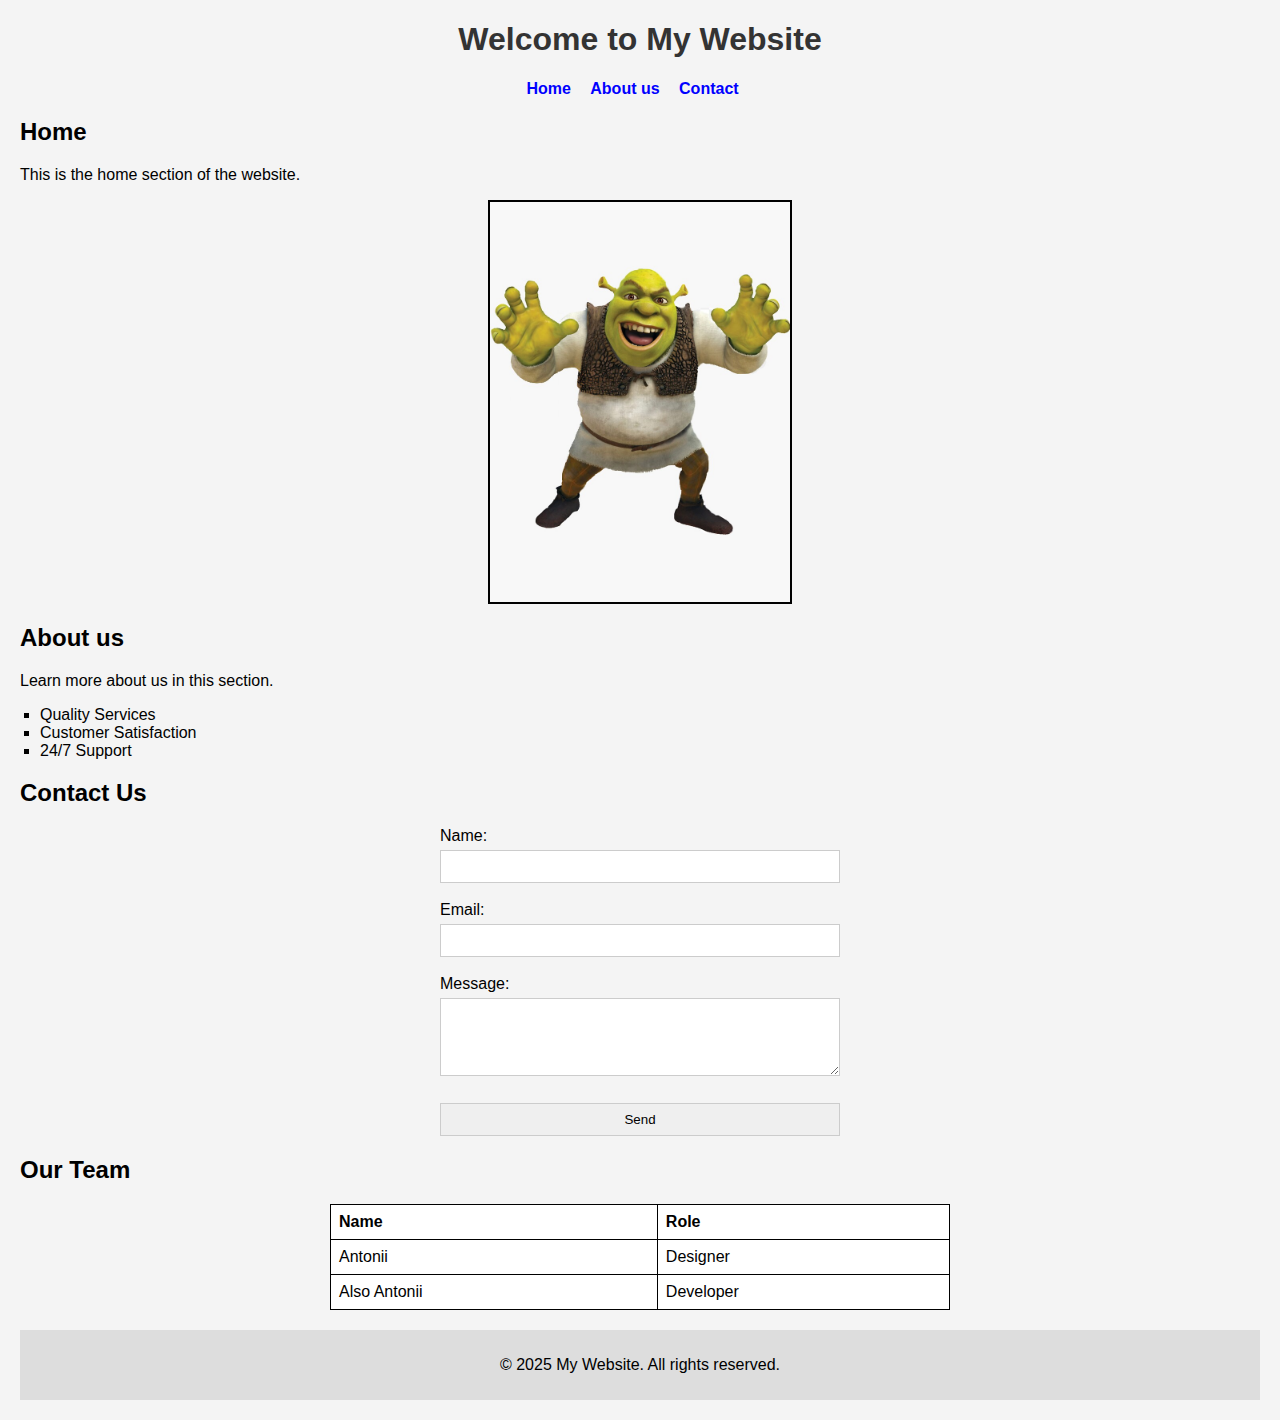
<file: index.html>
<!DOCTYPE html>
<html lang="en">
<head>
    <meta charset="UTF-8">
    <meta name="viewport" content="width=device-width, initial-scale=1.0">
    <title>Basic HTML Page</title>
    <link rel="stylesheet" href="styles.css">
</head>
<body>
    <header>
        <h1>Welcome to My Website</h1>
        <nav>
            <ul>
                <li><a href="#home">Home</a></li>
                <li><a href="#about">About us</a></li>
                <li><a href="#contact">Contact</a></li>
            </ul>
        </nav>
    </header>
    
    <section id="home">
        <h2>Home</h2>
        <p>This is the home section of the website.</p>
        <img src="shrek.jpg" alt="Shrek">
    </section>
    
    <section id="about">
        <h2>About us</h2>
        <p>Learn more about us in this section.</p>
        <ul>
            <li>Quality Services</li>
            <li>Customer Satisfaction</li>
            <li>24/7 Support</li>
        </ul>
    </section>
    
    <section id="contact">
        <h2>Contact Us</h2>
        <form>
            <label for="name">Name:</label>
            <input type="text" id="name" name="name" required><br><br>
            
            <label for="email">Email:</label>
            <input type="email" id="email" name="email" required><br><br>
            
            <label for="message">Message:</label><br>
            <textarea id="message" name="message" rows="4" required></textarea><br><br>
            
            <input type="submit" value="Send">
        </form>
    </section>
    
    <section>
        <h2>Our Team</h2>
        <table>
            <tr>
                <th>Name</th>
                <th>Role</th>
            </tr>
            <tr>
                <td>Antonii</td>
                <td>Designer</td>
            </tr>
            <tr>
                <td>Also Antonii</td>
                <td>Developer</td>
            </tr>
        </table>
    </section>
    
    <footer>
        <p>&copy; 2025 My Website. All rights reserved.</p>
    </footer>
</body>
</html>
</file>
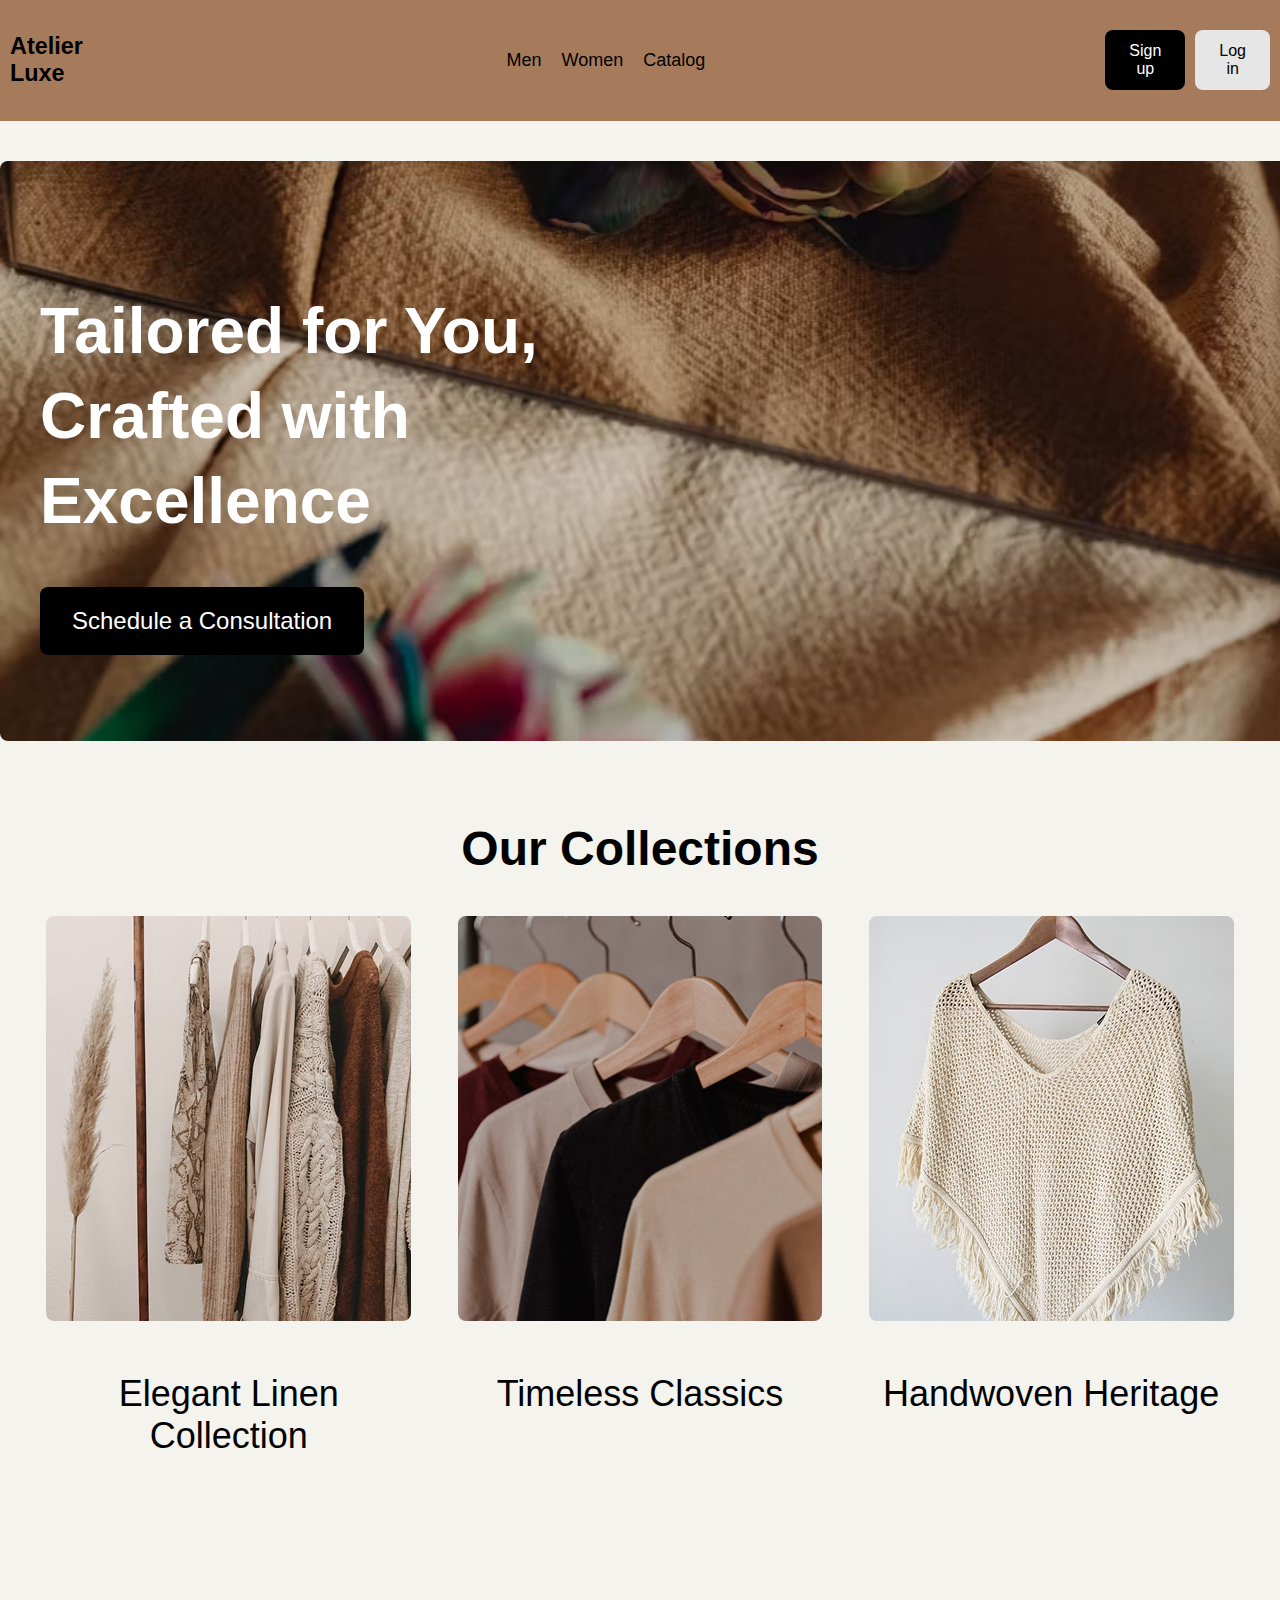
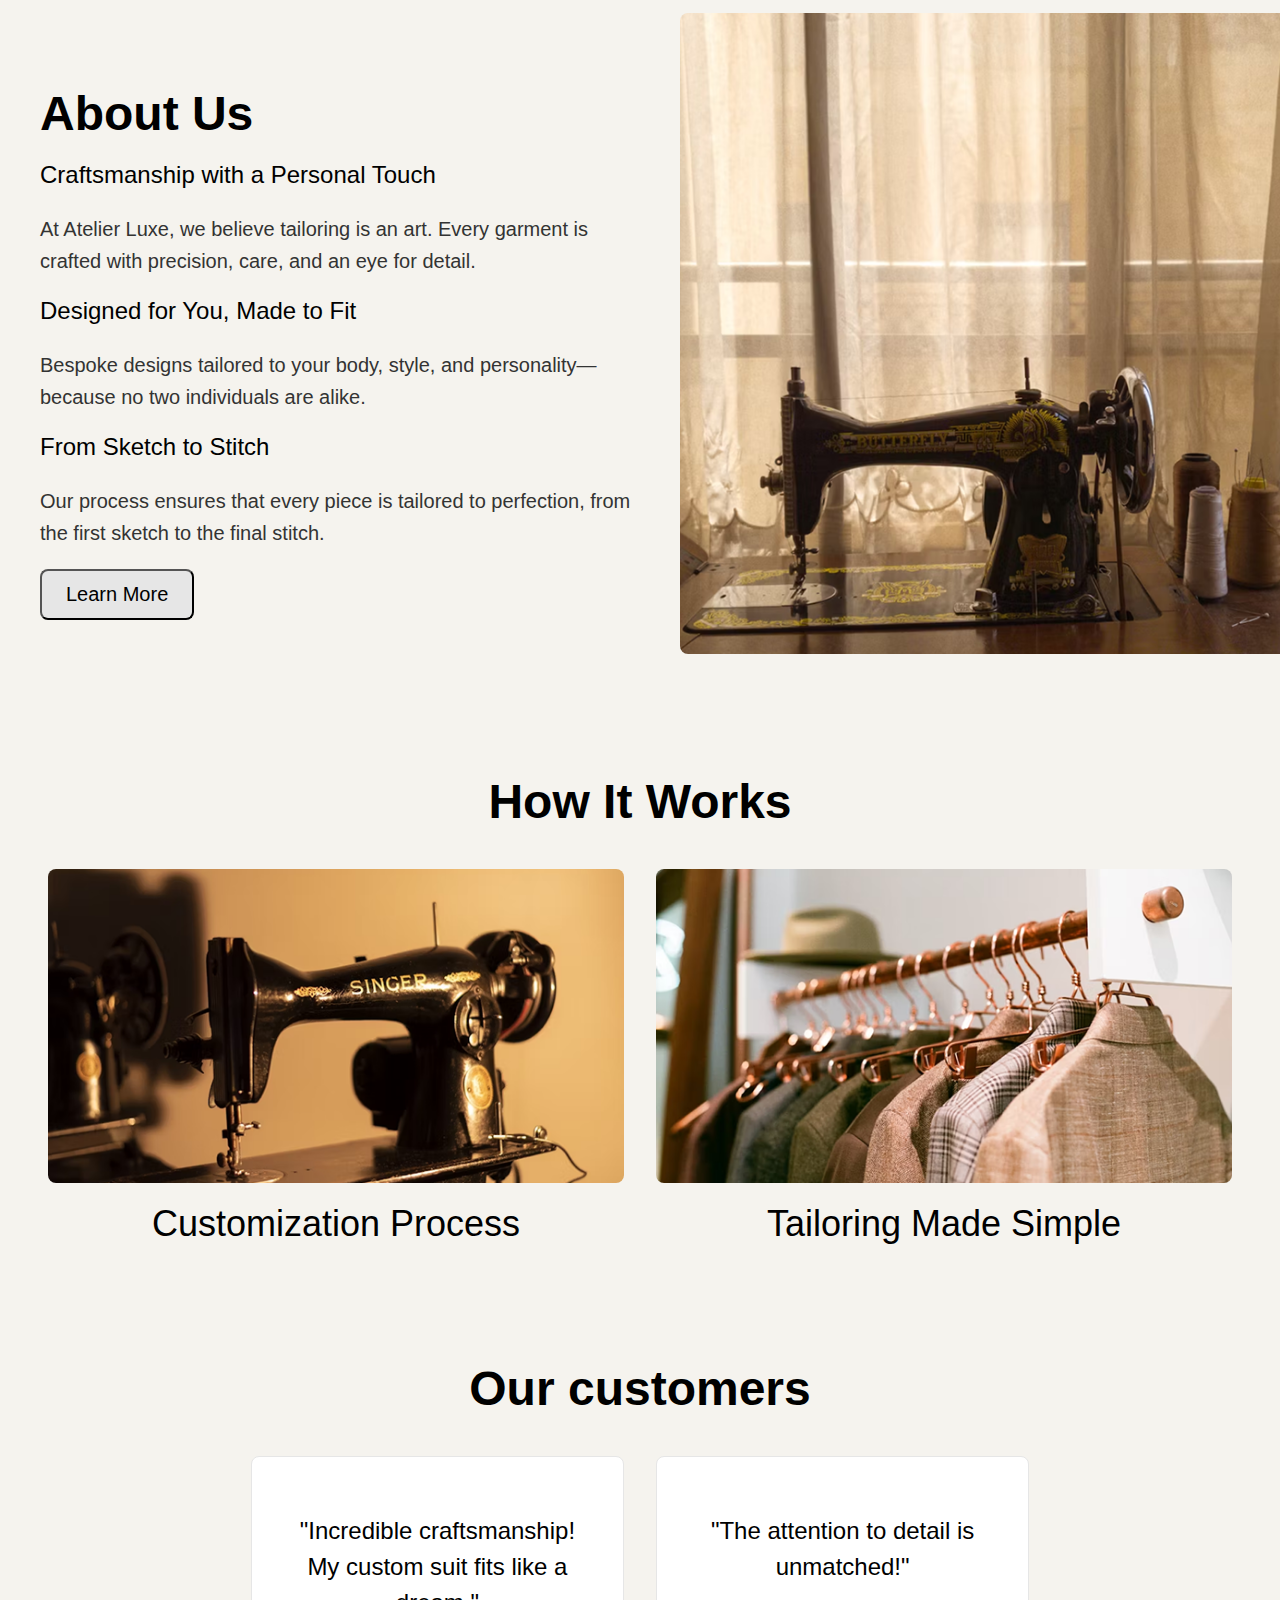
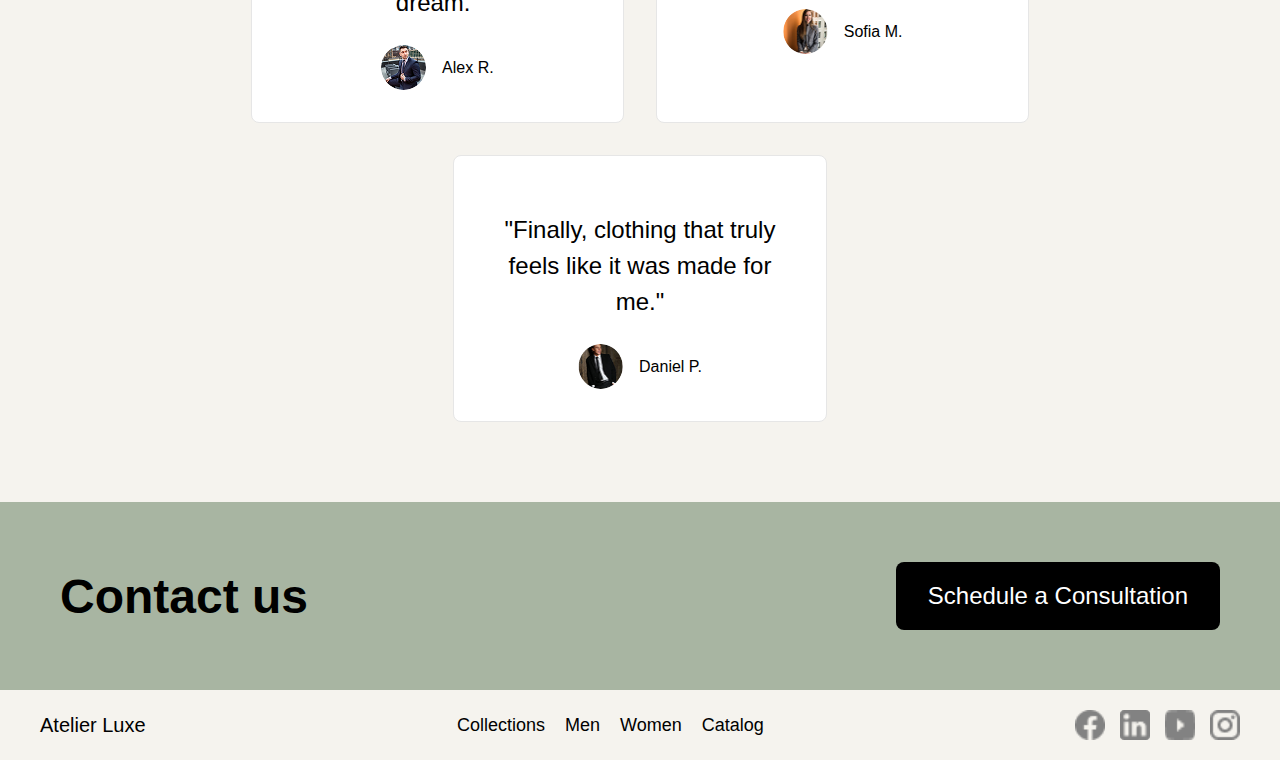
<file: docs/index.html>
<!DOCTYPE html>
<html lang="en">
<head>
    <meta charset="UTF-8">
    <meta name="viewport" content="width=device-width, initial-scale=1.0">
    <title>Atelier Luxe</title>
    <link rel="stylesheet" href="styles.css">
</head>
<body>

    <header class="header container">
        <div class="logo"><h3>Atelier Luxe</h3></div>
        <nav class="nav">
            <a href="#collections">Men</a>
            <a href="#collections">Women</a>
            <a href="#collections">Catalog</a>
        </nav>
        <div class="auth-buttons">
            <button class="signup">Sign up</button>
            <button class="login">Log in</button>
        </div>
    </header>

    <section class="hero container">
        <div class="hero-content">
            <h1>Tailored for You, Crafted with Excellence</h1>
            <button class="cta-button">Schedule a Consultation</button>
        </div>
    </section>

    <section id="collections" class = "collections container">
        <h2>Our Collections</h2>
        <div class="collection-grid">
            <div class="collection-card">
                <img src="collection1.png" alt="Elegant Linen Collection">
                <p>Elegant Linen Collection</p>
            </div>
            <div class="collection-card">
                <img src="collection2.png" alt="Timeless Classics">
                <p>Timeless Classics</p>
            </div>
            <div class="collection-card">
                <img src="collection3.png" alt="Handwoven Heritage">
                <p>Handwoven Heritage</p>
            </div>
        </div>
    </section>

    <section class="about-section container">
        <div class="about-text">
            <h2>About Us</h2>
            <h3>Craftsmanship with a Personal Touch</h3>
            <p>At Atelier Luxe, we believe tailoring is an art. Every garment is crafted with precision, care, and an eye for detail.</p>
            <h3>Designed for You, Made to Fit</h3>
            <p>Bespoke designs tailored to your body, style, and personality—because no two individuals are alike.</p>
            <h3>From Sketch to Stitch</h3>
            <p>Our process ensures that every piece is tailored to perfection, from the first sketch to the final stitch.</p>
            <button class="secondary-btn">Learn More</button>
        </div>
        <img src="aboutus.png" alt="Sewing Machine">
    </section>

    <section class="how-it-works container">
        <h2>How It Works</h2>
        <div class="how-it-works-container">
            <div class="how-card">
                <img src="process1.png" alt="Customization Process">
                <p>Customization Process</p>
            </div>
            <div class="how-card">
                <img src="process2.png" alt="Tailoring Made Simple">
                <p>Tailoring Made Simple</p>
            </div>
        </div>
    </section>

    <section class="testimonials container">
        <h2>Our customers</h2>
        <div class="testimonial-container">
            <div class="customer-quote">
                <p>"Incredible craftsmanship! My custom suit fits like a dream."</p>
                <div class="customer-avatar">
                    <img src="avatar1.png" alt="Alex R.">
                    <span>Alex R.</span>
                </div>
            </div>
            <div class="customer-quote">
                <p>"The attention to detail is unmatched!"</p>
                <div class="customer-avatar">
                    <img src="avatar2.png" alt="Sofia M.">
                    <span>Sofia M.</span>
                </div>
            </div>
            <div class="customer-quote">
                <p>"Finally, clothing that truly feels like it was made for me."</p>
                <div class="customer-avatar">
                    <img src="avatar3.png" alt="Daniel P.">
                    <span>Daniel P.</span>
                </div>
            </div>
        </div>
    </section>

    <section class="contact container">
        <h2>Contact us</h2>
        <button class="primary-btn">Schedule a Consultation</button>
    </section>

    <footer>
        <div class="footer-logo">Atelier Luxe</div>
        
        <nav class="footer-nav">
            <a href="#collections">Collections</a>
            <a href="#collections">Men</a>
            <a href="#collections">Women</a>
            <a href="#collections">Catalog</a>
        </nav>
    
        <div class="social-icons">
            <img src="FB_Icon.png" alt="Facebook">
            <img src="In_Icon.png" alt="LinkedIn">
            <img src="YT_Icon.png" alt="YouTube">
            <img src="Inst_Icon.png" alt="Instagram">
        </div>
    </footer>    
</body>
</html>
</file>
<file: styles.css>
/* General Styles */
body {
    font-family: Arial, sans-serif;
    margin: 20px;
    background-color: #f4f4f4;
}

/* Header */
h1 {
    color: #333;
    text-align: center;
}

/* Navigation */
nav ul {
    list-style-type: none;
    padding: 0;
    text-align: center;
}

nav ul li {
    display: inline;
    margin-right: 15px;
}

nav ul li a {
    text-decoration: none;
    color: blue;
    font-weight: bold;
}

/* Home Section */
#home img {
    display: block;
    margin: 10px auto;
    border: 2px solid black;
    width: 300px;
    height: auto;
}

/* About Section */
#about ul {
    list-style-type: square;
    padding-left: 20px;
}

/* Contact Section */
form {
    max-width: 400px;
    margin: auto;
}

input, textarea, input[type="submit"] {
    width: 100%;
    padding: 8px;
    margin-top: 5px;
    border: 1px solid #ccc;
    box-sizing: border-box;
}

/* Table */
table {
    width: 50%;
    margin: 20px auto;
    border-collapse: collapse;
    background: white;
    border: 1px solid black;
}

th, td {
    padding: 8px;
    text-align: left;
    border: 1px solid black;
}

/* Footer */
footer {
    text-align: center;
    margin-top: 20px;
    padding: 10px;
    background: #ddd;
}
</file>
<file: docs/styles.css>
/* Hide scrollbar but allow scrolling */
html {
    scrollbar-width: none;
    -ms-overflow-style: none;
}

html::-webkit-scrollbar {
    display: none;
}


/* General Styles */
body {
    font-family: 'Lato', sans-serif;
    margin: 0;
    padding: 0;
    background: #F5F3EE;
    width: 100vw;
    overflow-x: hidden;
}

/* Container */
.container {
    width: 100%;
    max-width: none;
}

/* Header */
.header {
    background-color: #A67B5B;
    display: flex;
    align-items: center;
    justify-content: center; /* Centers everything horizontally */
    padding: 10px;
    width: 100vw;
    max-width: none;
    margin: 0;
    box-sizing: border-box;
    gap: 400px; /* Adds spacing between elements */
}

.logo {
    font-size: 20px;
    font-weight: 500;
    color: black;
}

.nav {
    display: flex;
    gap: 20px;
}

.nav a {
    text-decoration: none;
    color: black;
    font-size: 18px;
    font-weight: 500;
}

.auth-buttons {
    display: flex;
    gap: 10px;
}

.signup, .login {
    padding: 12px 24px;
    border: none;
    border-radius: 8px;
    font-size: 16px;
    cursor: pointer;
}

.signup {
    background-color: black;
    color: white;
}

.login {
    background-color: #E6E6E6;
    color: black;
}


/* Hero Section */
.hero {
    position: relative;
    width: 100%;
    max-width: 1280px;
    margin: 40px auto;
    border-radius: 8px;
    overflow: hidden;
    background: url('hero.png') no-repeat center center/cover;
    height: 500px;
    display: flex;
    align-items: center;
    padding: 40px;
    color: white;
}

.hero-content {
    max-width: 600px;
}

.hero h1 {
    font-size: 64px;
    font-weight: 700;
    line-height: 85px;
}

.cta-button {
    background-color: black;
    color: white;
    padding: 20px 32px;
    font-size: 24px;
    border: none;
    border-radius: 8px;
    cursor: pointer;
}

/* Collections Section */
.collections {
    text-align: center;
    margin: 80px auto;
}

.collections h2 {
    font-size: 48px;
    font-weight: 600;
    color: #000;
    margin-bottom: 40px;
}

.collection-grid {
    display: flex;
    justify-content: space-evenly;
    gap: 32px;
    max-width: 95%;
    margin: 0 auto;
}

.collection-card {
    width: 30%;
    display: flex;
    flex-direction: column;
    align-items: center;
    text-align: center;
    gap: 16px;
}

.collection-card img {
    width: 100%;
    height: 405px;
    border-radius: 8px;
    object-fit: cover;
    transition: transform 0.3s ease-in-out;
}

.collection-card img:hover {
    transform: scale(1.05);
}

.collection-card p {
    font-size: 36px;
    font-weight: 500;
    color: #000;
}

/* About Us Section */
.about-section {
    display: flex;
    justify-content: space-between;
    align-items: center;
    max-width: 1280px;
    margin: 80px auto;
    padding: 40px;
    gap: 40px;
}

.about-text {
    flex: 1;
    max-width: 600px;
}

.about-text h2 {
    font-size: 48px;
    font-weight: 600;
    margin-bottom: 20px;
}

.about-text h3 {
    font-size: 24px;
    font-weight: 500;
    margin-top: 20px;
}

.about-text p {
    font-size: 20px;
    line-height: 1.6;
    color: #333;
}

.secondary-btn {
    background-color: #E6E6E6;
    padding: 12px 24px;
    font-size: 20px;
    border-radius: 8px;
    cursor: pointer;
}

.about-section img {
    flex: 1;
    width: 50%;
    height: auto;
    border-radius: 8px;
}

/* How It Works */
.how-it-works {
    text-align: center;
    margin: 80px auto;
}

.how-it-works-container {
    display: flex;
    justify-content: center;
    gap: 32px;
    flex-wrap: wrap;
}

.how-it-works h2 {
    font-size: 48px;
    font-weight: 700;
    color: #000;
    text-align: center;
    margin-bottom: 40px;
}

.how-card {
    width: 45%;
    text-align: center;
}

.how-card img {
    width: 100%;
    border-radius: 8px;
    transition: transform 0.3s ease-in-out;
}

.how-card img:hover {
    transform: scale(1.05);
}

.how-card p {
    font-size: 36px;
    font-weight: 500;
    color: #000;
    margin-top: 16px;
}

/* Testimonials Section */
.testimonials {
    text-align: center;
    margin: 80px auto;
}

.testimonials h2 {
    font-size: 48px;
    font-weight: 600;
    color: #000;
    margin-bottom: 40px;
}

.testimonial-container {
    display: flex;
    flex-wrap: wrap;
    justify-content: center;
    gap: 32px;
    max-width: 80%;
    margin-left: auto;
    margin-right: auto;
}

.customer-quote {
    width: 30%;
    background: #FFFFFF;
    border: 1px solid #E6E6E6;
    border-radius: 8px;
    padding: 32px;
    text-align: center;
}

.customer-quote p {
    font-size: 24px;
    font-weight: 500;
    line-height: 1.5;
    color: #000;
}

.customer-avatar {
    display: flex;
    align-items: center;
    justify-content: center;
    gap: 16px;
    margin-top: 20px;
}

.customer-avatar img {
    width: 45px;
    height: 45px;
    border-radius: 50%;
}

.customer-avatar span {
    font-size: 16px;
    font-weight: 500;
}

/* 🌟 Contact Section */
.contact {
    background: #A8B5A2;
    display: flex;
    justify-content: space-between;
    align-items: center;
    padding: 60px;
    width: 100vw;
    max-width: none;
    margin: 0;
    flex-wrap: wrap;
    box-sizing: border-box;
}

.contact h2 {
    font-size: 48px;
    font-weight: 600;
    color: #000;
    margin: 0;
}

.primary-btn {
    background-color: black;
    color: white;
    padding: 20px 32px;
    font-size: 24px;
    border: none;
    border-radius: 8px;
    cursor: pointer;
}

/* Footer */
footer {
    background-color: #F5F3EE;
    display: flex;
    align-items: center;
    justify-content: space-between;
    padding: 20px 40px;
    width: 100vw;
    max-width: none;
    margin: 0;
    box-sizing: border-box;
}

/* Footer Logo */
.footer-logo {
    font-size: 20px;
    font-weight: 500;
    color: black;
}

/* Navigation links */
.footer-nav {
    display: flex;
    gap: 20px;
}

.footer-nav a {
    text-decoration: none;
    color: black;
    font-size: 18px;
    font-weight: 500;
}

/* Social Icons */
.social-icons {
    display: flex;
    gap: 15px;
}

.social-icons img {
    width: 30px;
    height: 30px;
    border-radius: 4px;
}

/* Responsive Design */
@media (max-width: 900px) {
    .about-section {
        flex-direction: column;
        text-align: center;
    }
    
    .about-section img {
        width: 100%;
    }

    .collection-grid, .how-it-works-container, .testimonial-container {
        flex-direction: column;
        align-items: center;
    }

    .collection-card, .how-card, .customer-quote {
        width: 90%;
    }

    .hero {
        text-align: center;
    }

    .cta-button {
        width: 100%;
    }
}
</file>
